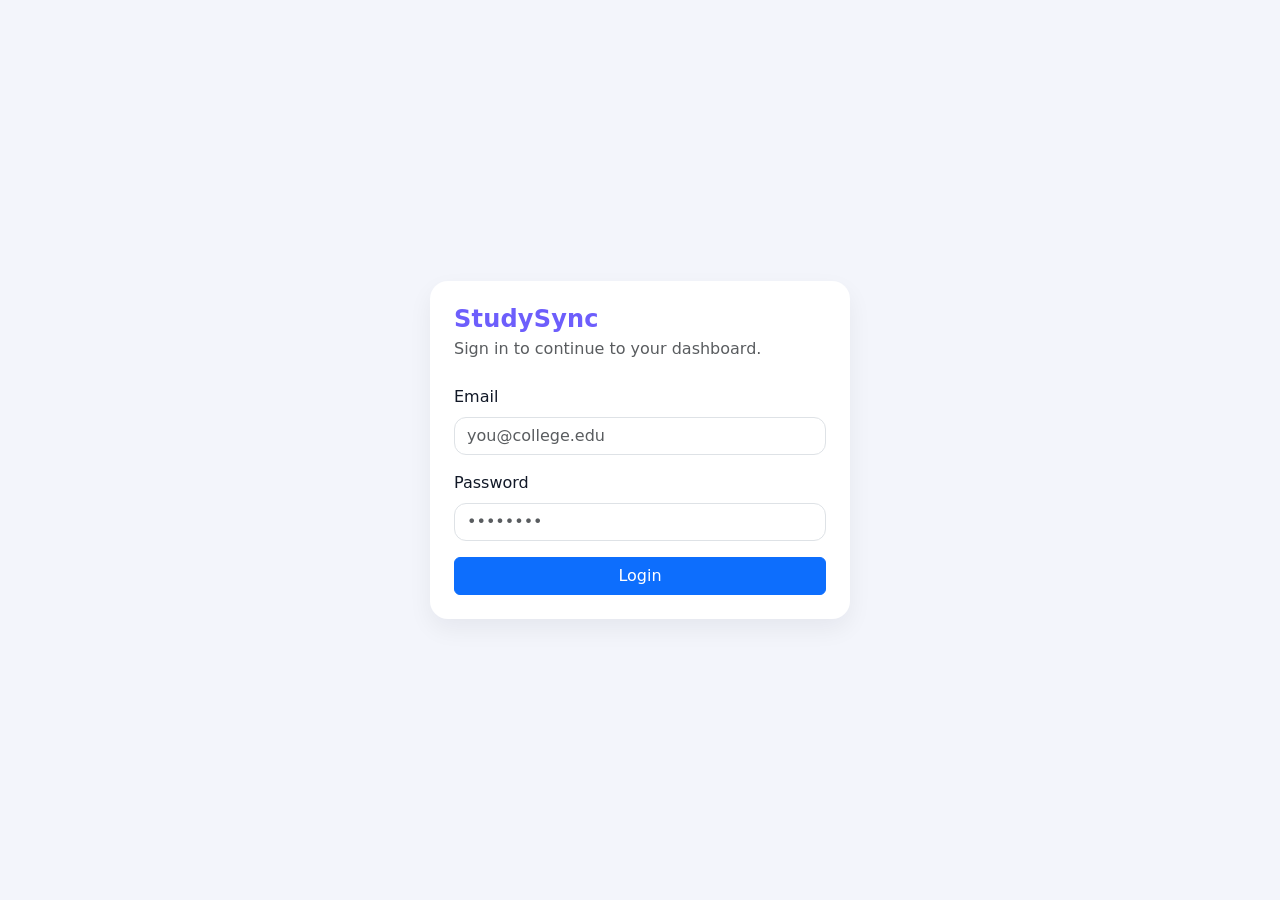
<file: index.html>
<!DOCTYPE html>
<html lang="en">
<head>
  <meta charset="UTF-8" />
  <meta name="viewport" content="width=device-width, initial-scale=1.0" />
  <title>StudySync | Login</title>
  <link href="https://cdn.jsdelivr.net/npm/bootstrap@5.3.3/dist/css/bootstrap.min.css" rel="stylesheet" />
  <link rel="stylesheet" href="assets/css/style.css" />
</head>
<body class="d-flex align-items-center justify-content-center" style="min-height:100vh;">
  <div class="soft-card p-4" style="width:min(420px, 92vw);">
    <h1 class="h4 mb-1 brand">StudySync</h1>
    <p class="text-muted mb-4">Sign in to continue to your dashboard.</p>
    <form>
      <div class="mb-3">
        <label class="form-label">Email</label>
        <input type="email" class="form-control" placeholder="you@college.edu" />
      </div>
      <div class="mb-3">
        <label class="form-label">Password</label>
        <input type="password" class="form-control" placeholder="••••••••" />
      </div>
      <button type="button" class="btn btn-primary w-100" onclick="window.location.href='pages/dashboard/dashboard.html'">Login</button>
    </form>
  </div>
</body>
</html>
</file>
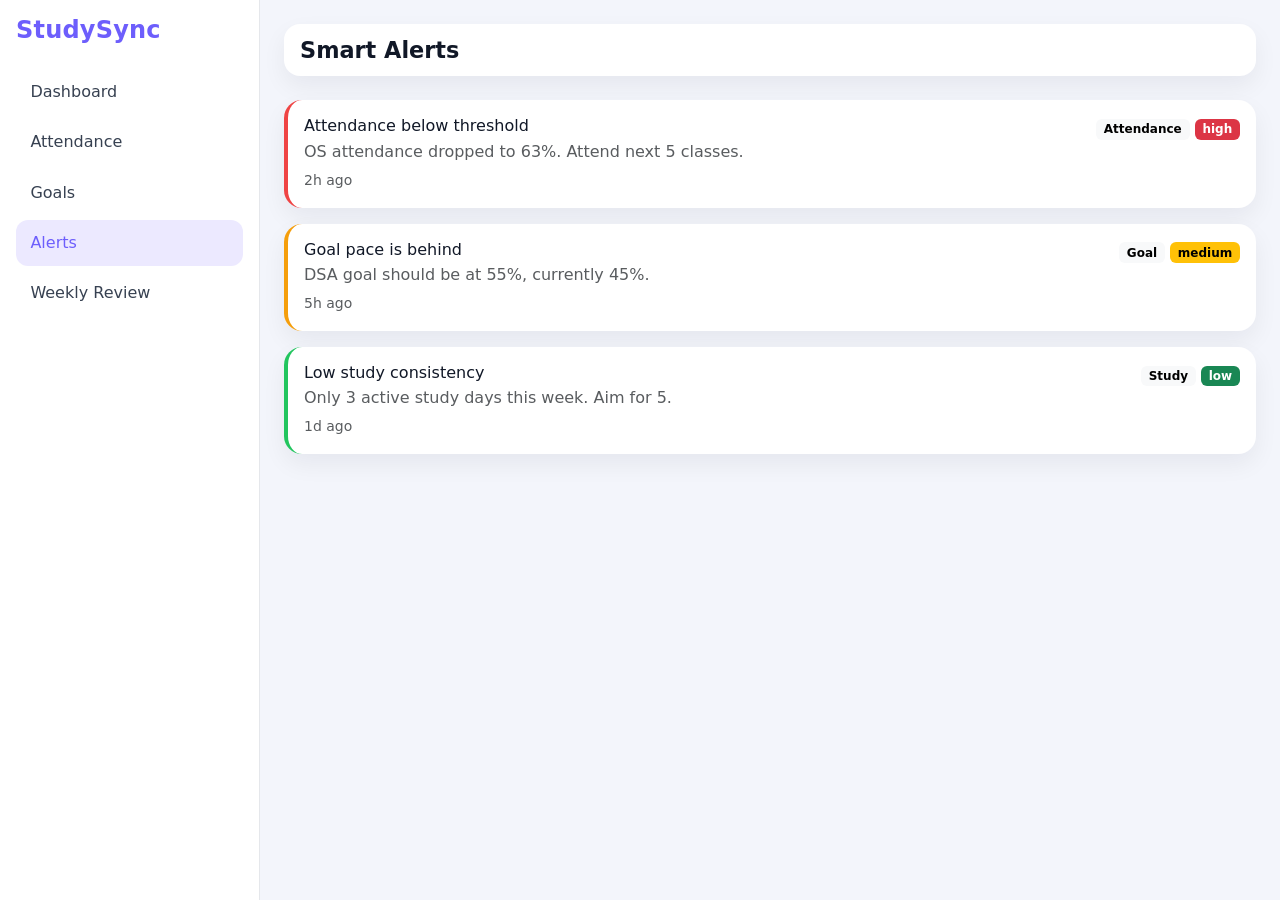
<file: pages/alerts/alerts.html>
<!DOCTYPE html>
<html lang="en">
<head>
  <meta charset="UTF-8" />
  <meta name="viewport" content="width=device-width, initial-scale=1.0" />
  <title>Alerts | StudySync</title>
  <link href="https://cdn.jsdelivr.net/npm/bootstrap@5.3.3/dist/css/bootstrap.min.css" rel="stylesheet" />
  <link rel="stylesheet" href="../../assets/css/style.css" />
</head>
<body>
  <div class="d-flex app-shell">
    <aside class="sidebar p-3">
      <h2 class="h4 brand mb-4">StudySync</h2>
      <nav class="nav flex-column">
        <a data-nav class="nav-link" href="../dashboard/dashboard.html">Dashboard</a>
        <a data-nav class="nav-link" href="../attendance/attendance.html">Attendance</a>
        <a data-nav class="nav-link" href="../goals/goals.html">Goals</a>
        <a data-nav class="nav-link" href="alerts.html">Alerts</a>
        <a data-nav class="nav-link" href="../weekly-review/weekly-review.html">Weekly Review</a>
      </nav>
    </aside>
    <main class="main-panel">
      <div class="topbar mb-4"><h1 class="page-title">Smart Alerts</h1></div>
      <div id="alertsList" class="d-grid gap-3"></div>
    </main>
  </div>
  <script src="../../assets/js/common.js"></script>
  <script src="../../assets/js/alerts.js"></script>
</body>
</html>
</file>
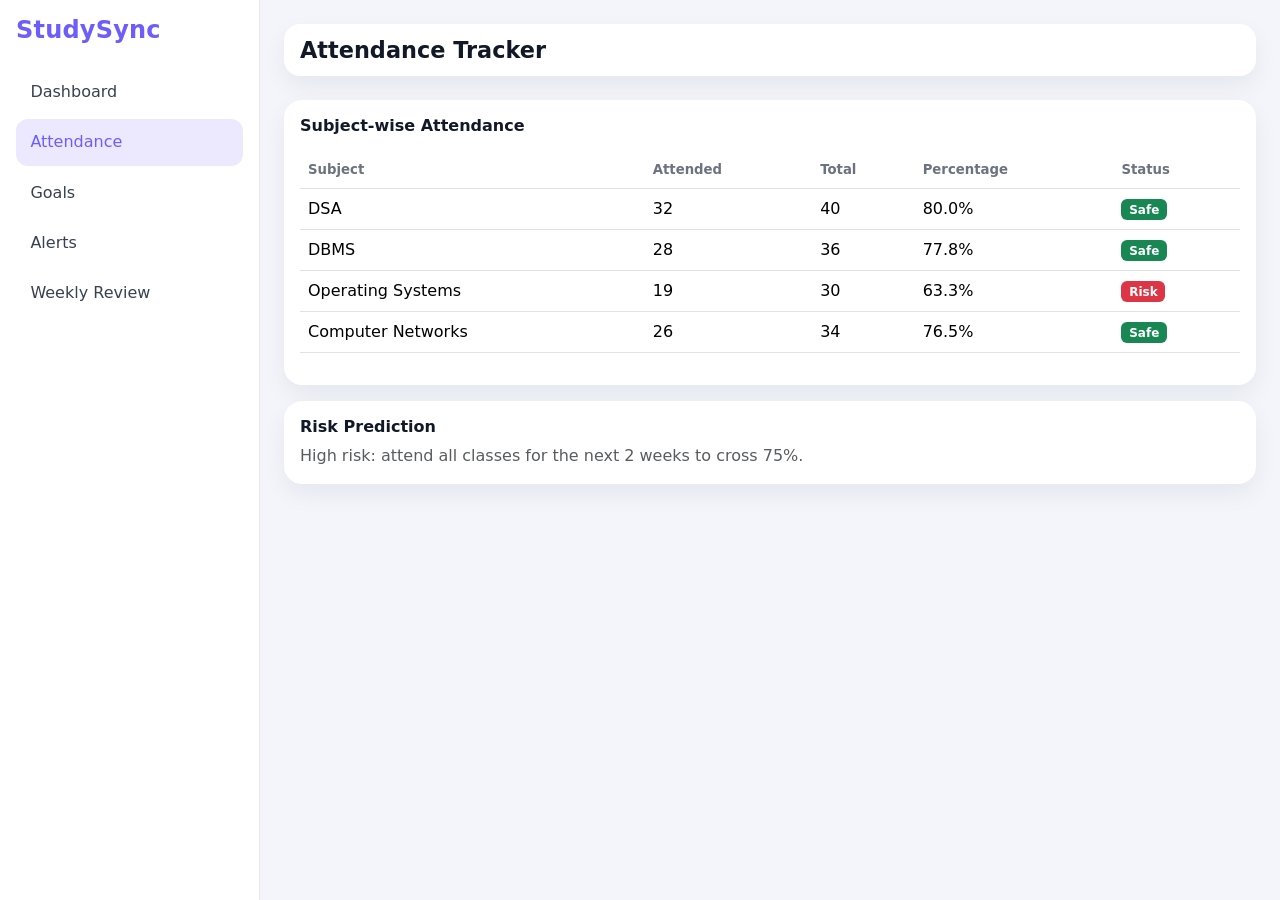
<file: pages/attendance/attendance.html>
<!DOCTYPE html>
<html lang="en">
<head>
  <meta charset="UTF-8" />
  <meta name="viewport" content="width=device-width, initial-scale=1.0" />
  <title>Attendance | StudySync</title>
  <link href="https://cdn.jsdelivr.net/npm/bootstrap@5.3.3/dist/css/bootstrap.min.css" rel="stylesheet" />
  <link rel="stylesheet" href="../../assets/css/style.css" />
</head>
<body>
  <div class="d-flex app-shell">
    <aside class="sidebar p-3">
      <h2 class="h4 brand mb-4">StudySync</h2>
      <nav class="nav flex-column">
        <a data-nav class="nav-link" href="../dashboard/dashboard.html">Dashboard</a>
        <a data-nav class="nav-link" href="attendance.html">Attendance</a>
        <a data-nav class="nav-link" href="../goals/goals.html">Goals</a>
        <a data-nav class="nav-link" href="../alerts/alerts.html">Alerts</a>
        <a data-nav class="nav-link" href="../weekly-review/weekly-review.html">Weekly Review</a>
      </nav>
    </aside>
    <main class="main-panel">
      <div class="topbar mb-4"><h1 class="page-title">Attendance Tracker</h1></div>
      <div class="soft-card p-3 mb-3">
        <h2 class="section-title mb-3">Subject-wise Attendance</h2>
        <div class="table-responsive">
          <table class="table align-middle">
            <thead><tr><th>Subject</th><th>Attended</th><th>Total</th><th>Percentage</th><th>Status</th></tr></thead>
            <tbody id="attendanceRows"></tbody>
          </table>
        </div>
      </div>
      <div class="soft-card p-3">
        <h2 class="section-title">Risk Prediction</h2>
        <p class="text-muted mb-0" id="attendancePrediction"></p>
      </div>
    </main>
  </div>
  <script src="../../assets/js/common.js"></script>
  <script src="../../assets/js/attendance.js"></script>
</body>
</html>
</file>
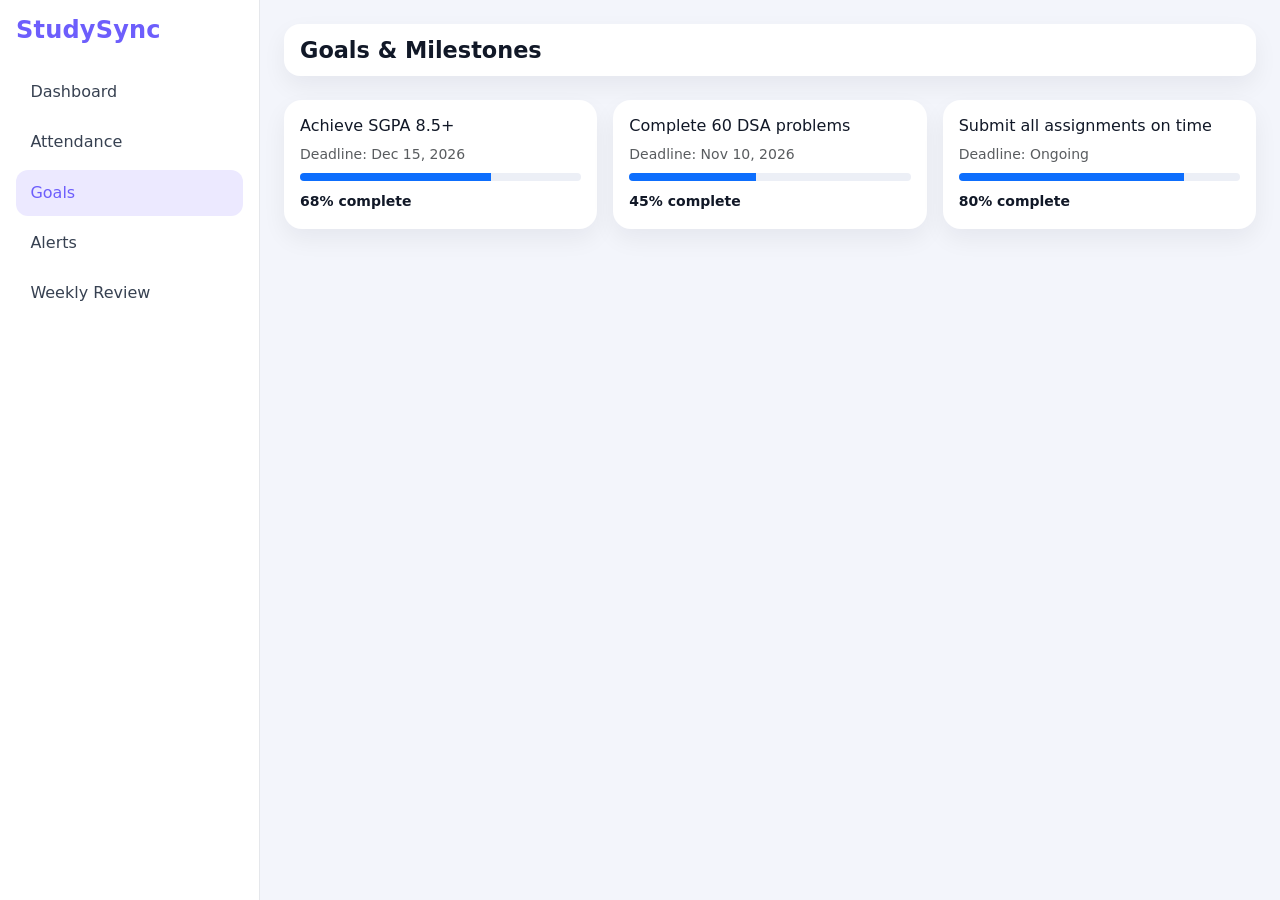
<file: pages/goals/goals.html>
<!DOCTYPE html>
<html lang="en">
<head>
  <meta charset="UTF-8" />
  <meta name="viewport" content="width=device-width, initial-scale=1.0" />
  <title>Goals | StudySync</title>
  <link href="https://cdn.jsdelivr.net/npm/bootstrap@5.3.3/dist/css/bootstrap.min.css" rel="stylesheet" />
  <link rel="stylesheet" href="../../assets/css/style.css" />
</head>
<body>
  <div class="d-flex app-shell">
    <aside class="sidebar p-3">
      <h2 class="h4 brand mb-4">StudySync</h2>
      <nav class="nav flex-column">
        <a data-nav class="nav-link" href="../dashboard/dashboard.html">Dashboard</a>
        <a data-nav class="nav-link" href="../attendance/attendance.html">Attendance</a>
        <a data-nav class="nav-link" href="goals.html">Goals</a>
        <a data-nav class="nav-link" href="../alerts/alerts.html">Alerts</a>
        <a data-nav class="nav-link" href="../weekly-review/weekly-review.html">Weekly Review</a>
      </nav>
    </aside>
    <main class="main-panel">
      <div class="topbar mb-4"><h1 class="page-title">Goals & Milestones</h1></div>
      <div class="row g-3" id="goalCards"></div>
    </main>
  </div>
  <script src="../../assets/js/common.js"></script>
  <script src="../../assets/js/goals.js"></script>
</body>
</html>
</file>
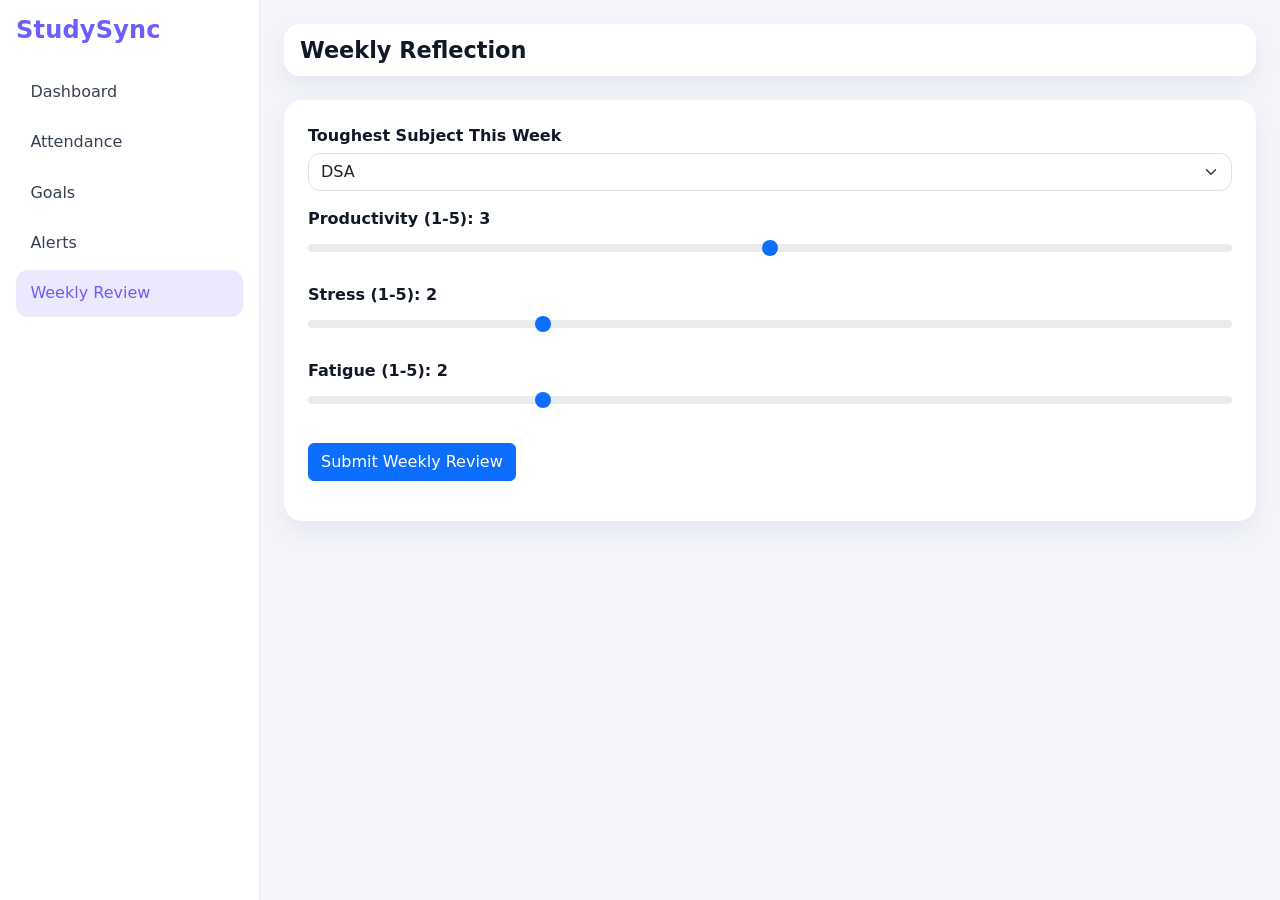
<file: pages/weekly-review/weekly-review.html>
<!DOCTYPE html>
<html lang="en">
<head>
  <meta charset="UTF-8" />
  <meta name="viewport" content="width=device-width, initial-scale=1.0" />
  <title>Weekly Review | StudySync</title>
  <link href="https://cdn.jsdelivr.net/npm/bootstrap@5.3.3/dist/css/bootstrap.min.css" rel="stylesheet" />
  <link rel="stylesheet" href="../../assets/css/style.css" />
</head>
<body>
  <div class="d-flex app-shell">
    <aside class="sidebar p-3">
      <h2 class="h4 brand mb-4">StudySync</h2>
      <nav class="nav flex-column">
        <a data-nav class="nav-link" href="../dashboard/dashboard.html">Dashboard</a>
        <a data-nav class="nav-link" href="../attendance/attendance.html">Attendance</a>
        <a data-nav class="nav-link" href="../goals/goals.html">Goals</a>
        <a data-nav class="nav-link" href="../alerts/alerts.html">Alerts</a>
        <a data-nav class="nav-link" href="weekly-review.html">Weekly Review</a>
      </nav>
    </aside>
    <main class="main-panel">
      <div class="topbar mb-4"><h1 class="page-title">Weekly Reflection</h1></div>
      <div class="soft-card p-4">
        <div class="mb-3">
          <label class="range-label" for="toughestSubject">Toughest Subject This Week</label>
          <select id="toughestSubject" class="form-select">
            <option>DSA</option><option>DBMS</option><option>Operating Systems</option><option>Math</option>
          </select>
        </div>
        <div class="mb-3">
          <label class="range-label">Productivity (1-5): <span id="productivityValue">3</span></label>
          <input class="form-range" type="range" min="1" max="5" value="3" id="productivity" />
        </div>
        <div class="mb-3">
          <label class="range-label">Stress (1-5): <span id="stressValue">2</span></label>
          <input class="form-range" type="range" min="1" max="5" value="2" id="stress" />
        </div>
        <div class="mb-4">
          <label class="range-label">Fatigue (1-5): <span id="fatigueValue">2</span></label>
          <input class="form-range" type="range" min="1" max="5" value="2" id="fatigue" />
        </div>
        <button class="btn btn-primary" id="reviewBtn">Submit Weekly Review</button>
        <p class="mt-3 mb-0 text-muted" id="reviewResult"></p>
      </div>
    </main>
  </div>
  <script src="../../assets/js/common.js"></script>
  <script src="../../assets/js/weekly-review.js"></script>
</body>
</html>
</file>
<file: assets/css/style.css>
:root {
  --bg: #f3f5fb;
  --surface: #ffffff;
  --text: #111827;
  --muted: #6b7280;
  --primary: #6d5efc;
  --primary-soft: #ece9ff;
  --success: #22c55e;
  --warning: #f59e0b;
  --danger: #ef4444;
  --shadow: 0 10px 24px rgba(15, 23, 42, 0.06);
}

* { box-sizing: border-box; }
body {
  margin: 0;
  font-family: 'Inter', 'Segoe UI', system-ui, -apple-system, sans-serif;
  background: var(--bg);
  color: var(--text);
}

.app-shell {
  min-height: 100vh;
}

.sidebar {
  width: 260px;
  background: var(--surface);
  border-right: 1px solid #e5e7eb;
  min-height: 100vh;
  position: sticky;
  top: 0;
}

.brand {
  font-weight: 800;
  color: var(--primary);
  letter-spacing: 0.2px;
}

.sidebar .nav-link {
  color: #374151;
  padding: 0.7rem 0.9rem;
  border-radius: 12px;
  font-weight: 500;
  margin-bottom: 0.25rem;
}

.sidebar .nav-link:hover,
.sidebar .nav-link.active {
  background: var(--primary-soft);
  color: var(--primary);
}

.main-panel {
  flex: 1;
  padding: 1.5rem;
}

.topbar {
  background: var(--surface);
  border-radius: 16px;
  padding: 0.8rem 1rem;
  box-shadow: var(--shadow);
}

.soft-card {
  border: none;
  background: var(--surface);
  border-radius: 18px;
  box-shadow: var(--shadow);
}

.gradient-card {
  color: #fff;
  border-radius: 18px;
  border: none;
}

.gradient-primary { background: linear-gradient(120deg, #6d5efc, #9279ff); }
.gradient-success { background: linear-gradient(120deg, #22c55e, #34d399); }
.gradient-rose { background: linear-gradient(120deg, #f43f5e, #e879f9); }

.metric-title {
  color: var(--muted);
  font-size: 0.85rem;
  margin-bottom: 0.4rem;
}
.metric-value {
  font-size: 1.5rem;
  font-weight: 700;
}

.badge-soft {
  background: #eafaf0;
  color: #15803d;
  border-radius: 999px;
  font-weight: 600;
  font-size: 0.75rem;
}

.progress {
  height: 8px;
  border-radius: 999px;
  background: #eceff6;
}

.page-title {
  font-size: 1.4rem;
  font-weight: 700;
  margin-bottom: 0;
}

.section-title {
  font-size: 1rem;
  font-weight: 700;
}

.table thead th {
  color: var(--muted);
  font-size: 0.83rem;
  font-weight: 600;
}

.form-control,
.form-select {
  border-radius: 12px;
}

.alert-item {
  border-left: 4px solid transparent;
}
.alert-item.high { border-left-color: var(--danger); }
.alert-item.medium { border-left-color: var(--warning); }
.alert-item.low { border-left-color: var(--success); }

.range-label {
  font-weight: 600;
  margin-bottom: 0.3rem;
}

@media (max-width: 992px) {
  .sidebar {
    width: 100%;
    min-height: auto;
    position: static;
  }
  .app-shell {
    flex-direction: column;
  }
}
</file>
